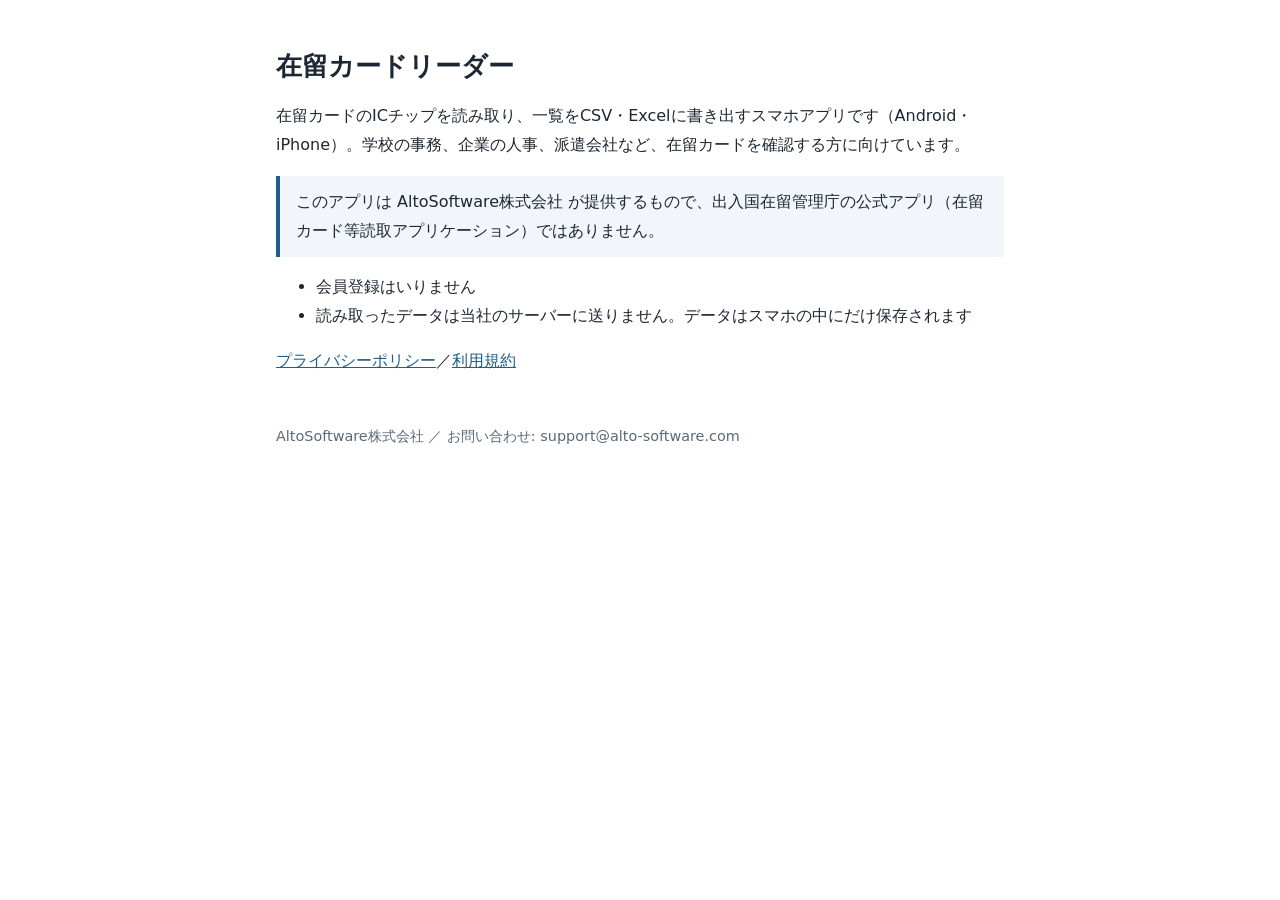
<file: index.html>
<!doctype html>
<html lang="ja">
<head>
<meta charset="utf-8">
<meta name="viewport" content="width=device-width, initial-scale=1">
<title>在留カードリーダー</title>
<link rel="stylesheet" href="style.css">
</head>
<body>
<main>
<h1>在留カードリーダー</h1>
<p>在留カードのICチップを読み取り、一覧をCSV・Excelに書き出すスマホアプリです（Android・iPhone）。学校の事務、企業の人事、派遣会社など、在留カードを確認する方に向けています。</p>
<p class="notice">このアプリは AltoSoftware株式会社 が提供するもので、出入国在留管理庁の公式アプリ（在留カード等読取アプリケーション）ではありません。</p>
<ul>
<li>会員登録はいりません</li>
<li>読み取ったデータは当社のサーバーに送りません。データはスマホの中にだけ保存されます</li>
</ul>
<p><a href="privacy.html">プライバシーポリシー</a>／<a href="terms.html">利用規約</a></p>
<footer>AltoSoftware株式会社 ／ お問い合わせ: support@alto-software.com</footer>
</main>
</body>
</html>
</file>
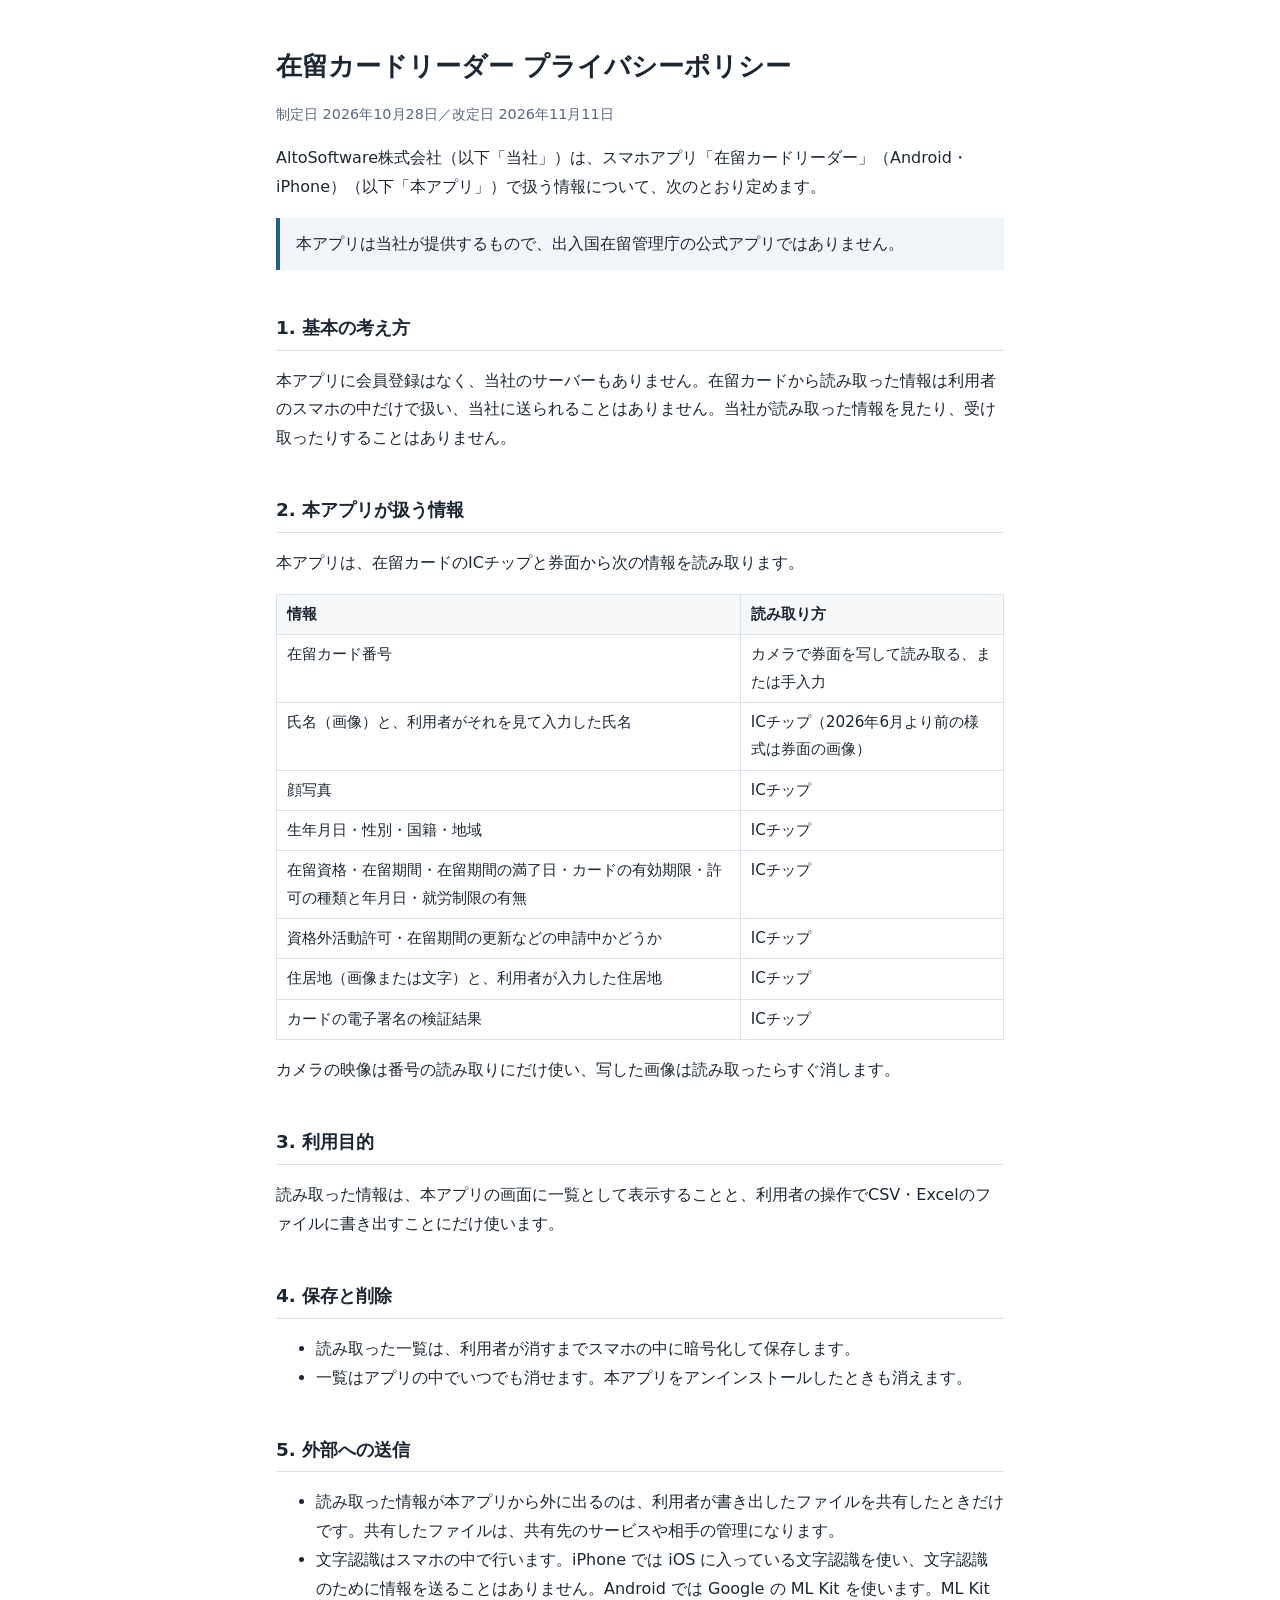
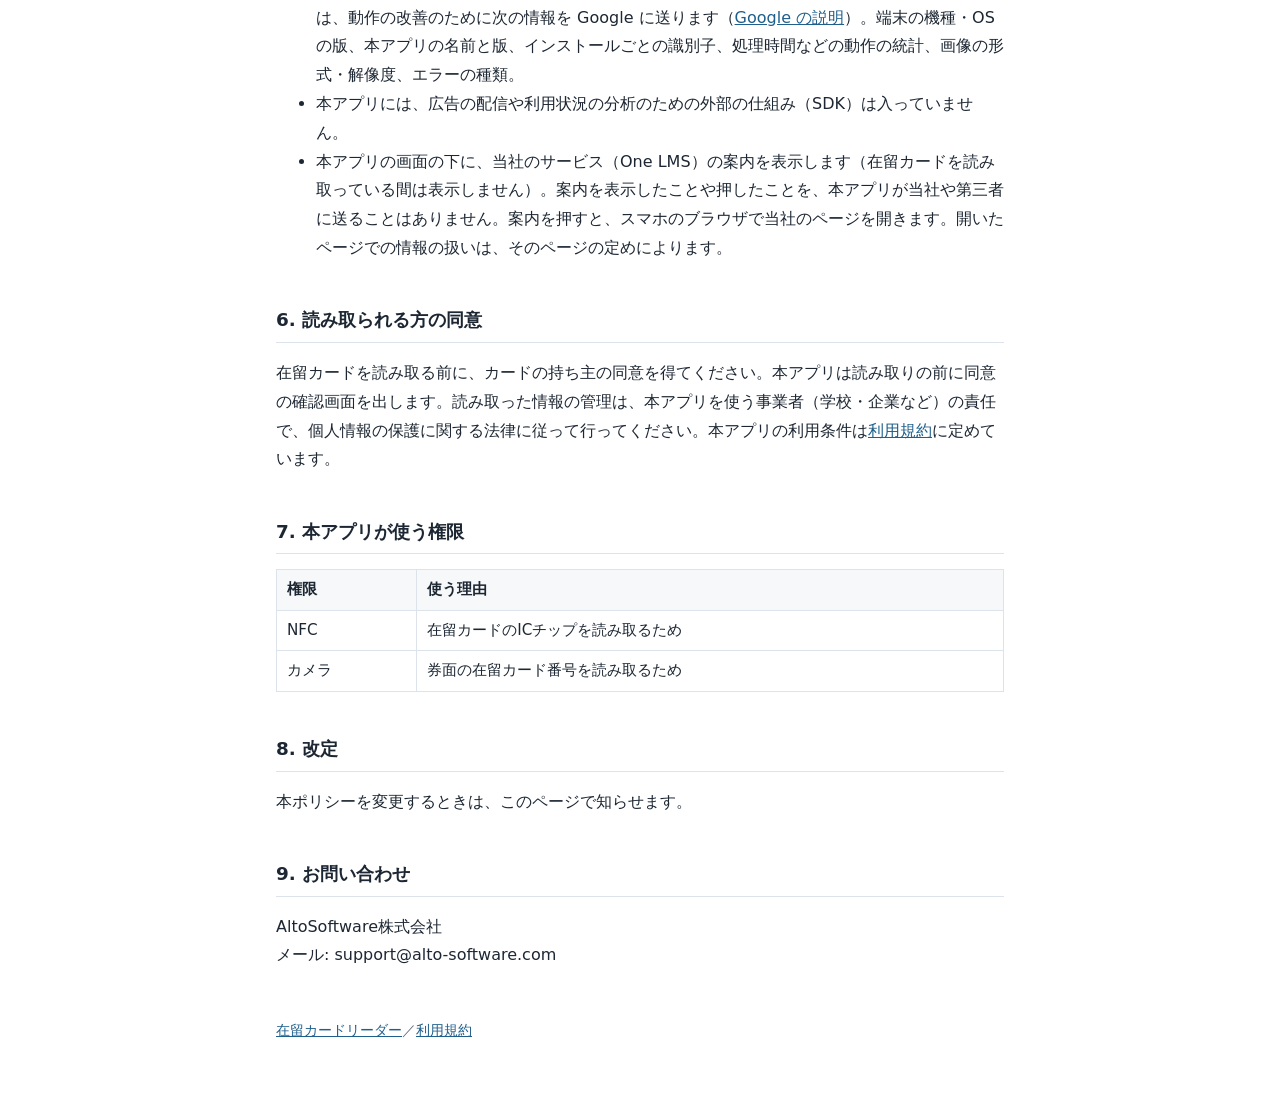
<file: privacy.html>
<!doctype html>
<html lang="ja">
<head>
<meta charset="utf-8">
<meta name="viewport" content="width=device-width, initial-scale=1">
<title>プライバシーポリシー｜在留カードリーダー</title>
<link rel="stylesheet" href="style.css">
</head>
<body>
<main>
<h1>在留カードリーダー プライバシーポリシー</h1>
<p class="meta">制定日 2026年10月28日／改定日 2026年11月11日</p>

<p>AltoSoftware株式会社（以下「当社」）は、スマホアプリ「在留カードリーダー」（Android・iPhone）（以下「本アプリ」）で扱う情報について、次のとおり定めます。</p>
<p class="notice">本アプリは当社が提供するもので、出入国在留管理庁の公式アプリではありません。</p>

<h2>1. 基本の考え方</h2>
<p>本アプリに会員登録はなく、当社のサーバーもありません。在留カードから読み取った情報は利用者のスマホの中だけで扱い、当社に送られることはありません。当社が読み取った情報を見たり、受け取ったりすることはありません。</p>

<h2>2. 本アプリが扱う情報</h2>
<p>本アプリは、在留カードのICチップと券面から次の情報を読み取ります。</p>
<table>
<tr><th>情報</th><th>読み取り方</th></tr>
<tr><td>在留カード番号</td><td>カメラで券面を写して読み取る、または手入力</td></tr>
<tr><td>氏名（画像）と、利用者がそれを見て入力した氏名</td><td>ICチップ（2026年6月より前の様式は券面の画像）</td></tr>
<tr><td>顔写真</td><td>ICチップ</td></tr>
<tr><td>生年月日・性別・国籍・地域</td><td>ICチップ</td></tr>
<tr><td>在留資格・在留期間・在留期間の満了日・カードの有効期限・許可の種類と年月日・就労制限の有無</td><td>ICチップ</td></tr>
<tr><td>資格外活動許可・在留期間の更新などの申請中かどうか</td><td>ICチップ</td></tr>
<tr><td>住居地（画像または文字）と、利用者が入力した住居地</td><td>ICチップ</td></tr>
<tr><td>カードの電子署名の検証結果</td><td>ICチップ</td></tr>
</table>
<p>カメラの映像は番号の読み取りにだけ使い、写した画像は読み取ったらすぐ消します。</p>

<h2>3. 利用目的</h2>
<p>読み取った情報は、本アプリの画面に一覧として表示することと、利用者の操作でCSV・Excelのファイルに書き出すことにだけ使います。</p>

<h2>4. 保存と削除</h2>
<ul>
<li>読み取った一覧は、利用者が消すまでスマホの中に暗号化して保存します。</li>
<li>一覧はアプリの中でいつでも消せます。本アプリをアンインストールしたときも消えます。</li>
</ul>

<h2>5. 外部への送信</h2>
<ul>
<li>読み取った情報が本アプリから外に出るのは、利用者が書き出したファイルを共有したときだけです。共有したファイルは、共有先のサービスや相手の管理になります。</li>
<li>文字認識はスマホの中で行います。iPhone では iOS に入っている文字認識を使い、文字認識のために情報を送ることはありません。Android では Google の ML Kit を使います。ML Kit は、動作の改善のために次の情報を Google に送ります（<a href="https://developers.google.com/ml-kit/android-data-disclosure">Google の説明</a>）。端末の機種・OSの版、本アプリの名前と版、インストールごとの識別子、処理時間などの動作の統計、画像の形式・解像度、エラーの種類。</li>
<li>本アプリには、広告の配信や利用状況の分析のための外部の仕組み（SDK）は入っていません。</li>
<li>本アプリの画面の下に、当社のサービス（One LMS）の案内を表示します（在留カードを読み取っている間は表示しません）。案内を表示したことや押したことを、本アプリが当社や第三者に送ることはありません。案内を押すと、スマホのブラウザで当社のページを開きます。開いたページでの情報の扱いは、そのページの定めによります。</li>
</ul>

<h2>6. 読み取られる方の同意</h2>
<p>在留カードを読み取る前に、カードの持ち主の同意を得てください。本アプリは読み取りの前に同意の確認画面を出します。読み取った情報の管理は、本アプリを使う事業者（学校・企業など）の責任で、個人情報の保護に関する法律に従って行ってください。本アプリの利用条件は<a href="terms.html">利用規約</a>に定めています。</p>

<h2>7. 本アプリが使う権限</h2>
<table>
<tr><th>権限</th><th>使う理由</th></tr>
<tr><td>NFC</td><td>在留カードのICチップを読み取るため</td></tr>
<tr><td>カメラ</td><td>券面の在留カード番号を読み取るため</td></tr>
</table>

<h2>8. 改定</h2>
<p>本ポリシーを変更するときは、このページで知らせます。</p>

<h2>9. お問い合わせ</h2>
<p>AltoSoftware株式会社<br>メール: support@alto-software.com</p>

<footer><a href="index.html">在留カードリーダー</a>／<a href="terms.html">利用規約</a></footer>
</main>
</body>
</html>
</file>
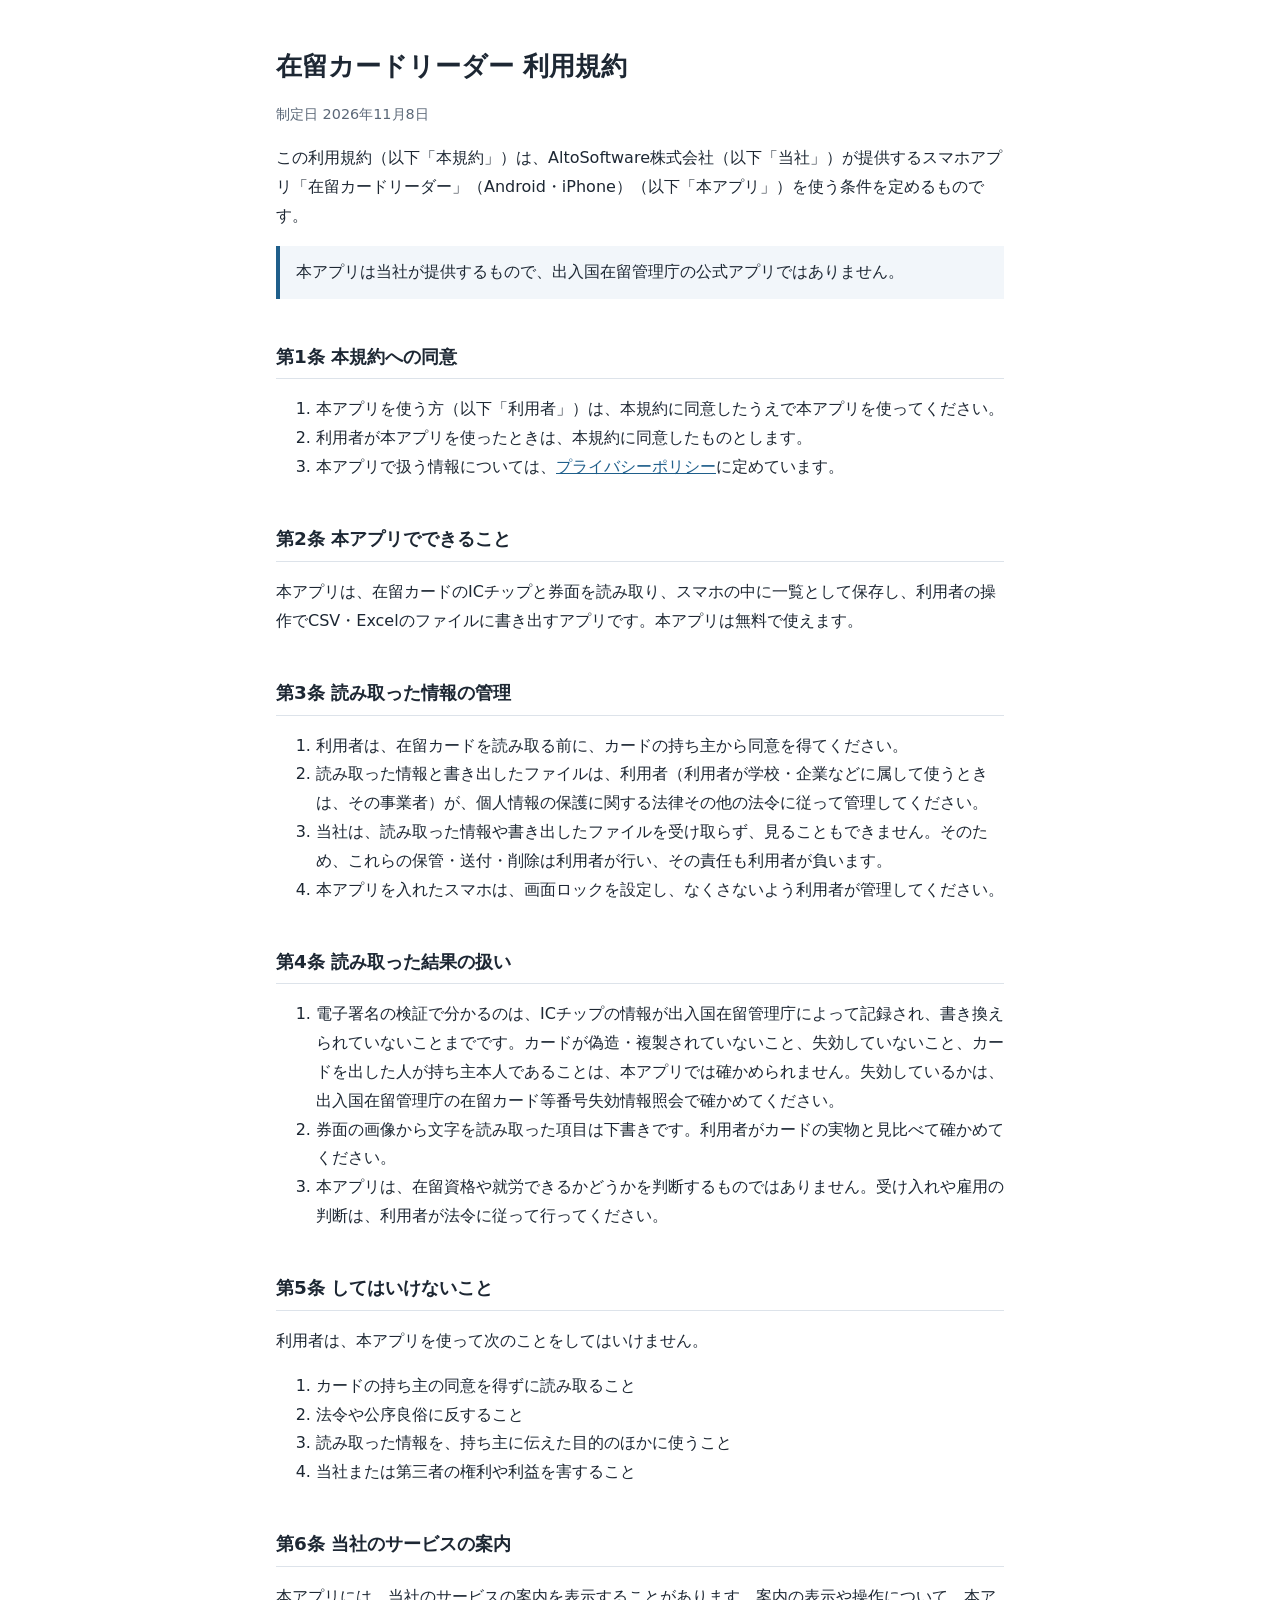
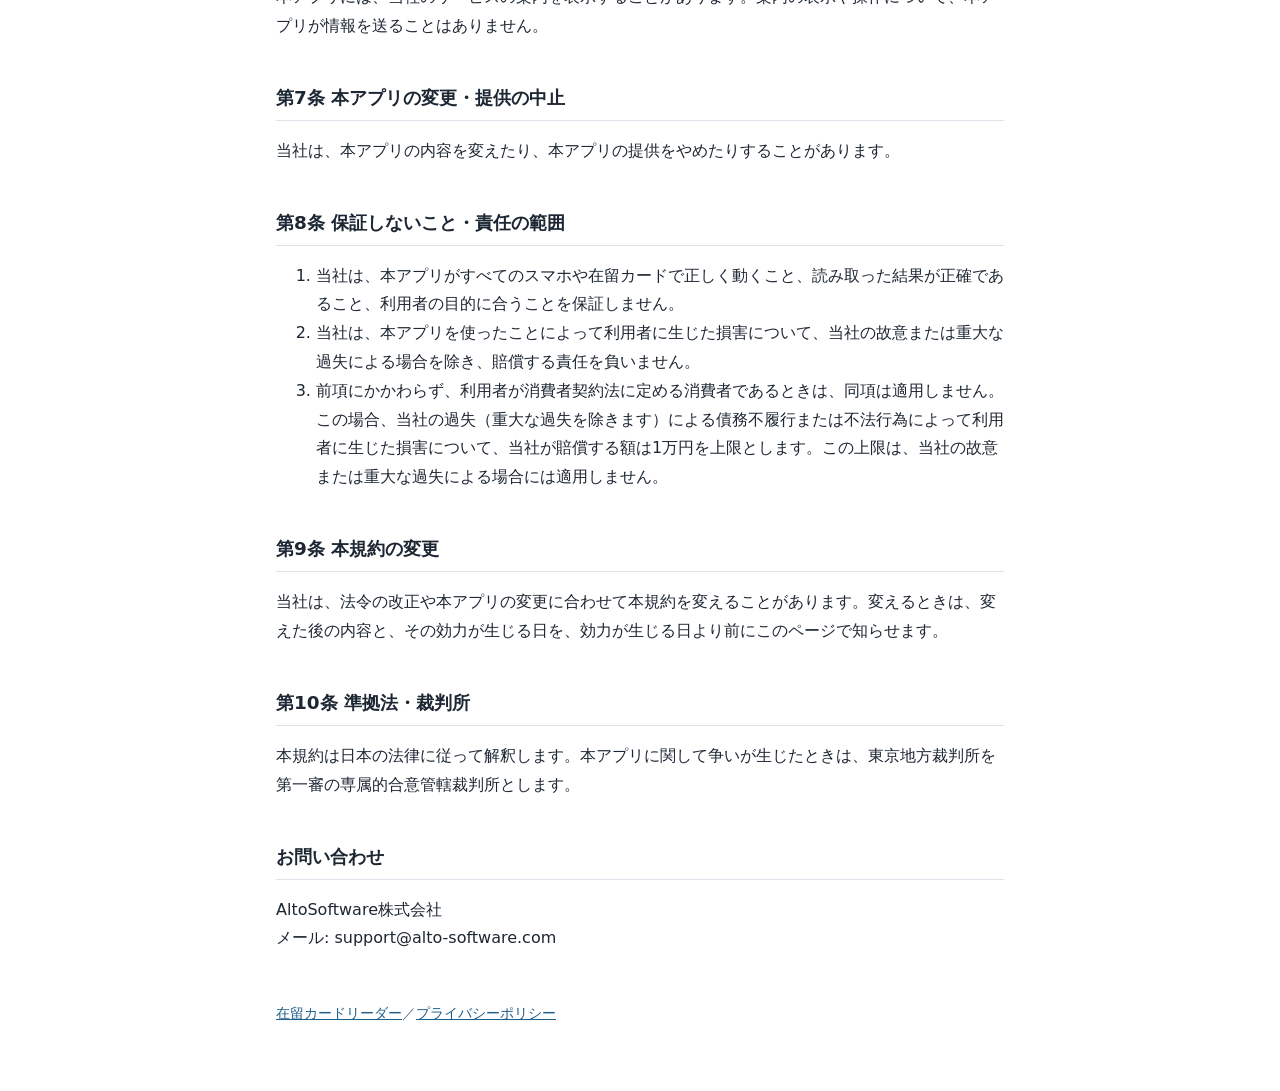
<file: terms.html>
<!doctype html>
<html lang="ja">
<head>
<meta charset="utf-8">
<meta name="viewport" content="width=device-width, initial-scale=1">
<title>利用規約｜在留カードリーダー</title>
<link rel="stylesheet" href="style.css">
</head>
<body>
<main>
<h1>在留カードリーダー 利用規約</h1>
<p class="meta">制定日 2026年11月8日</p>

<p>この利用規約（以下「本規約」）は、AltoSoftware株式会社（以下「当社」）が提供するスマホアプリ「在留カードリーダー」（Android・iPhone）（以下「本アプリ」）を使う条件を定めるものです。</p>
<p class="notice">本アプリは当社が提供するもので、出入国在留管理庁の公式アプリではありません。</p>

<h2>第1条 本規約への同意</h2>
<ol>
<li>本アプリを使う方（以下「利用者」）は、本規約に同意したうえで本アプリを使ってください。</li>
<li>利用者が本アプリを使ったときは、本規約に同意したものとします。</li>
<li>本アプリで扱う情報については、<a href="privacy.html">プライバシーポリシー</a>に定めています。</li>
</ol>

<h2>第2条 本アプリでできること</h2>
<p>本アプリは、在留カードのICチップと券面を読み取り、スマホの中に一覧として保存し、利用者の操作でCSV・Excelのファイルに書き出すアプリです。本アプリは無料で使えます。</p>

<h2>第3条 読み取った情報の管理</h2>
<ol>
<li>利用者は、在留カードを読み取る前に、カードの持ち主から同意を得てください。</li>
<li>読み取った情報と書き出したファイルは、利用者（利用者が学校・企業などに属して使うときは、その事業者）が、個人情報の保護に関する法律その他の法令に従って管理してください。</li>
<li>当社は、読み取った情報や書き出したファイルを受け取らず、見ることもできません。そのため、これらの保管・送付・削除は利用者が行い、その責任も利用者が負います。</li>
<li>本アプリを入れたスマホは、画面ロックを設定し、なくさないよう利用者が管理してください。</li>
</ol>

<h2>第4条 読み取った結果の扱い</h2>
<ol>
<li>電子署名の検証で分かるのは、ICチップの情報が出入国在留管理庁によって記録され、書き換えられていないことまでです。カードが偽造・複製されていないこと、失効していないこと、カードを出した人が持ち主本人であることは、本アプリでは確かめられません。失効しているかは、出入国在留管理庁の在留カード等番号失効情報照会で確かめてください。</li>
<li>券面の画像から文字を読み取った項目は下書きです。利用者がカードの実物と見比べて確かめてください。</li>
<li>本アプリは、在留資格や就労できるかどうかを判断するものではありません。受け入れや雇用の判断は、利用者が法令に従って行ってください。</li>
</ol>

<h2>第5条 してはいけないこと</h2>
<p>利用者は、本アプリを使って次のことをしてはいけません。</p>
<ol>
<li>カードの持ち主の同意を得ずに読み取ること</li>
<li>法令や公序良俗に反すること</li>
<li>読み取った情報を、持ち主に伝えた目的のほかに使うこと</li>
<li>当社または第三者の権利や利益を害すること</li>
</ol>

<h2>第6条 当社のサービスの案内</h2>
<p>本アプリには、当社のサービスの案内を表示することがあります。案内の表示や操作について、本アプリが情報を送ることはありません。</p>

<h2>第7条 本アプリの変更・提供の中止</h2>
<p>当社は、本アプリの内容を変えたり、本アプリの提供をやめたりすることがあります。</p>

<h2>第8条 保証しないこと・責任の範囲</h2>
<ol>
<li>当社は、本アプリがすべてのスマホや在留カードで正しく動くこと、読み取った結果が正確であること、利用者の目的に合うことを保証しません。</li>
<li>当社は、本アプリを使ったことによって利用者に生じた損害について、当社の故意または重大な過失による場合を除き、賠償する責任を負いません。</li>
<li>前項にかかわらず、利用者が消費者契約法に定める消費者であるときは、同項は適用しません。この場合、当社の過失（重大な過失を除きます）による債務不履行または不法行為によって利用者に生じた損害について、当社が賠償する額は1万円を上限とします。この上限は、当社の故意または重大な過失による場合には適用しません。</li>
</ol>

<h2>第9条 本規約の変更</h2>
<p>当社は、法令の改正や本アプリの変更に合わせて本規約を変えることがあります。変えるときは、変えた後の内容と、その効力が生じる日を、効力が生じる日より前にこのページで知らせます。</p>

<h2>第10条 準拠法・裁判所</h2>
<p>本規約は日本の法律に従って解釈します。本アプリに関して争いが生じたときは、東京地方裁判所を第一審の専属的合意管轄裁判所とします。</p>

<h2>お問い合わせ</h2>
<p>AltoSoftware株式会社<br>メール: support@alto-software.com</p>

<footer><a href="index.html">在留カードリーダー</a>／<a href="privacy.html">プライバシーポリシー</a></footer>
</main>
</body>
</html>
</file>
<file: style.css>
:root { --fg: #1d2733; --muted: #5b6878; --accent: #1f5f8b; --bg: #fff; --line: #dde3ea; }
* { box-sizing: border-box; }
body { margin: 0; background: var(--bg); color: var(--fg); font-family: system-ui, -apple-system, "Hiragino Sans", "Noto Sans JP", sans-serif; line-height: 1.8; }
main { max-width: 760px; margin: 0 auto; padding: 32px 16px 64px; }
h1 { font-size: 1.6rem; line-height: 1.4; }
h2 { font-size: 1.15rem; margin-top: 2.2em; padding-bottom: .3em; border-bottom: 1px solid var(--line); }
a { color: var(--accent); }
.notice { border-left: 4px solid var(--accent); background: #f2f6fa; padding: 12px 16px; }
table { border-collapse: collapse; width: 100%; font-size: .95rem; }
th, td { border: 1px solid var(--line); padding: 6px 10px; text-align: left; vertical-align: top; }
th { background: #f6f8fa; }
.meta { color: var(--muted); font-size: .9rem; }
footer { margin-top: 48px; color: var(--muted); font-size: .9rem; }
</file>
